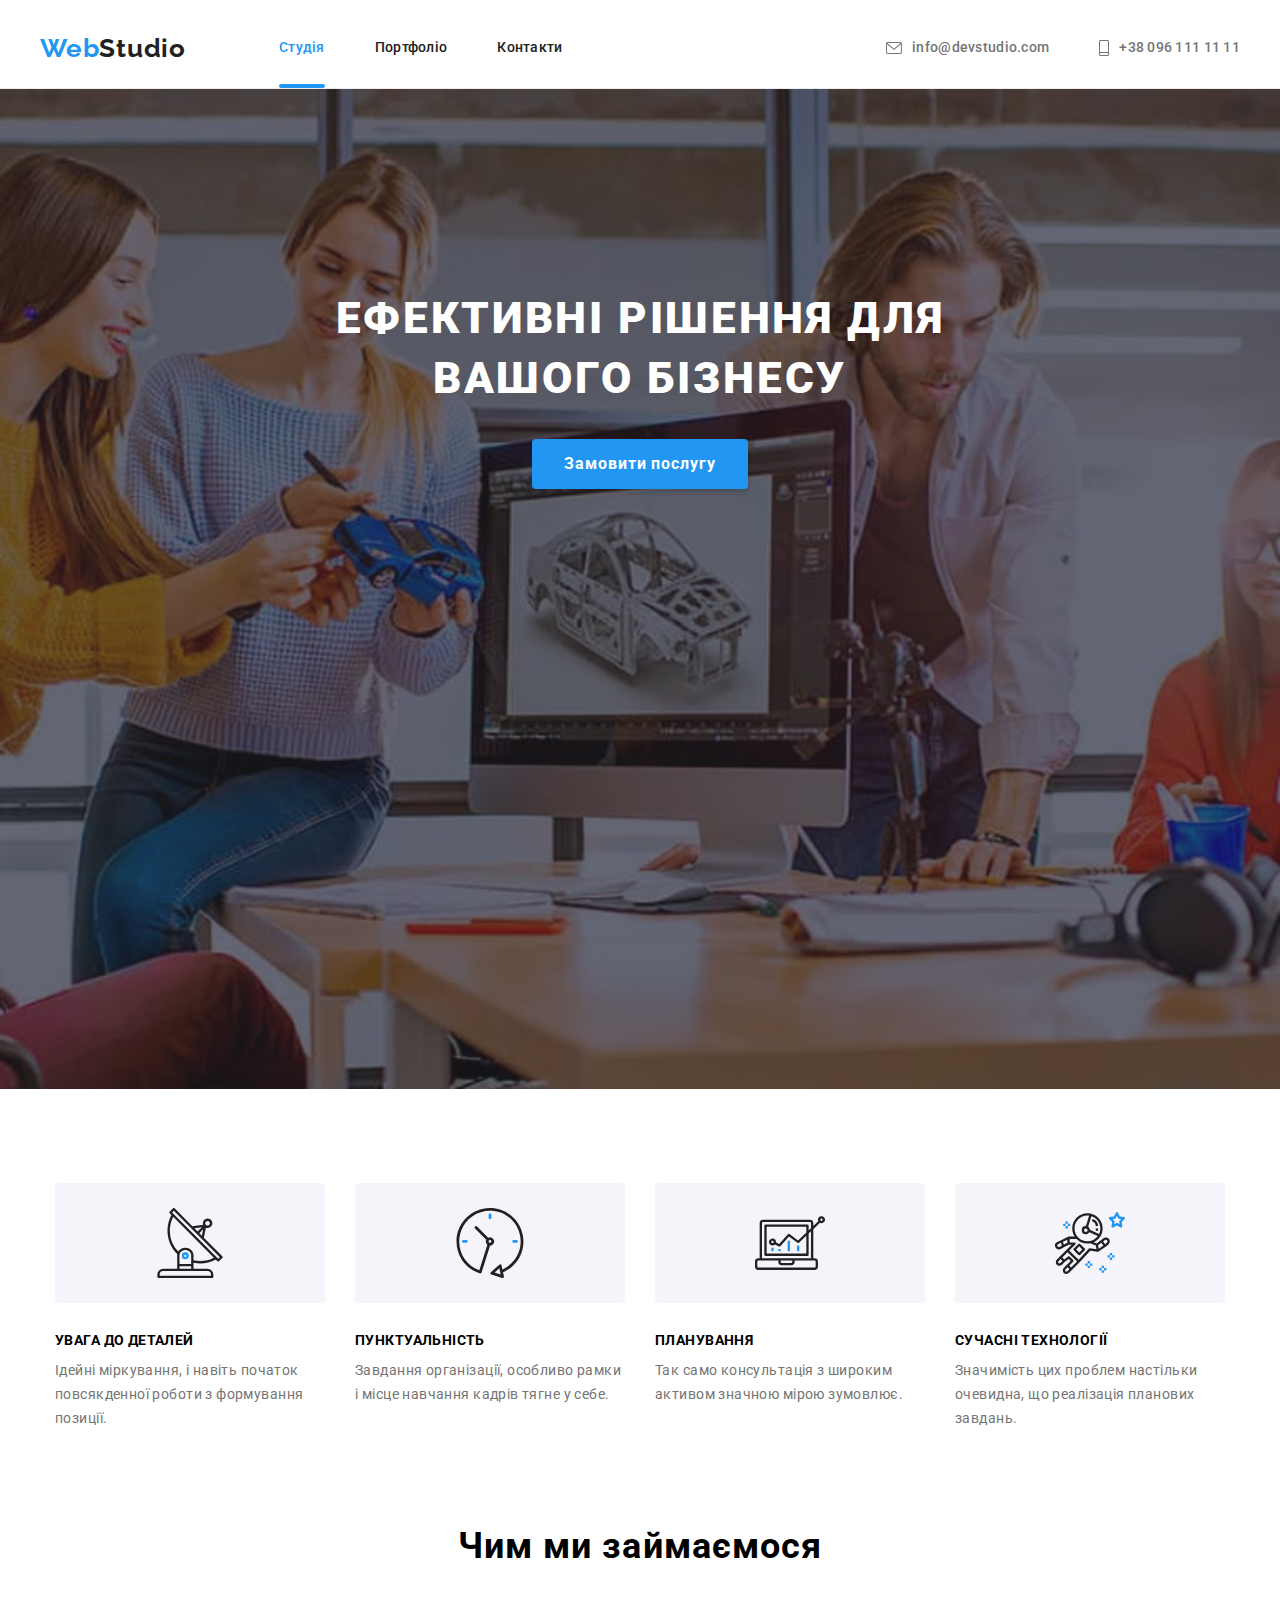
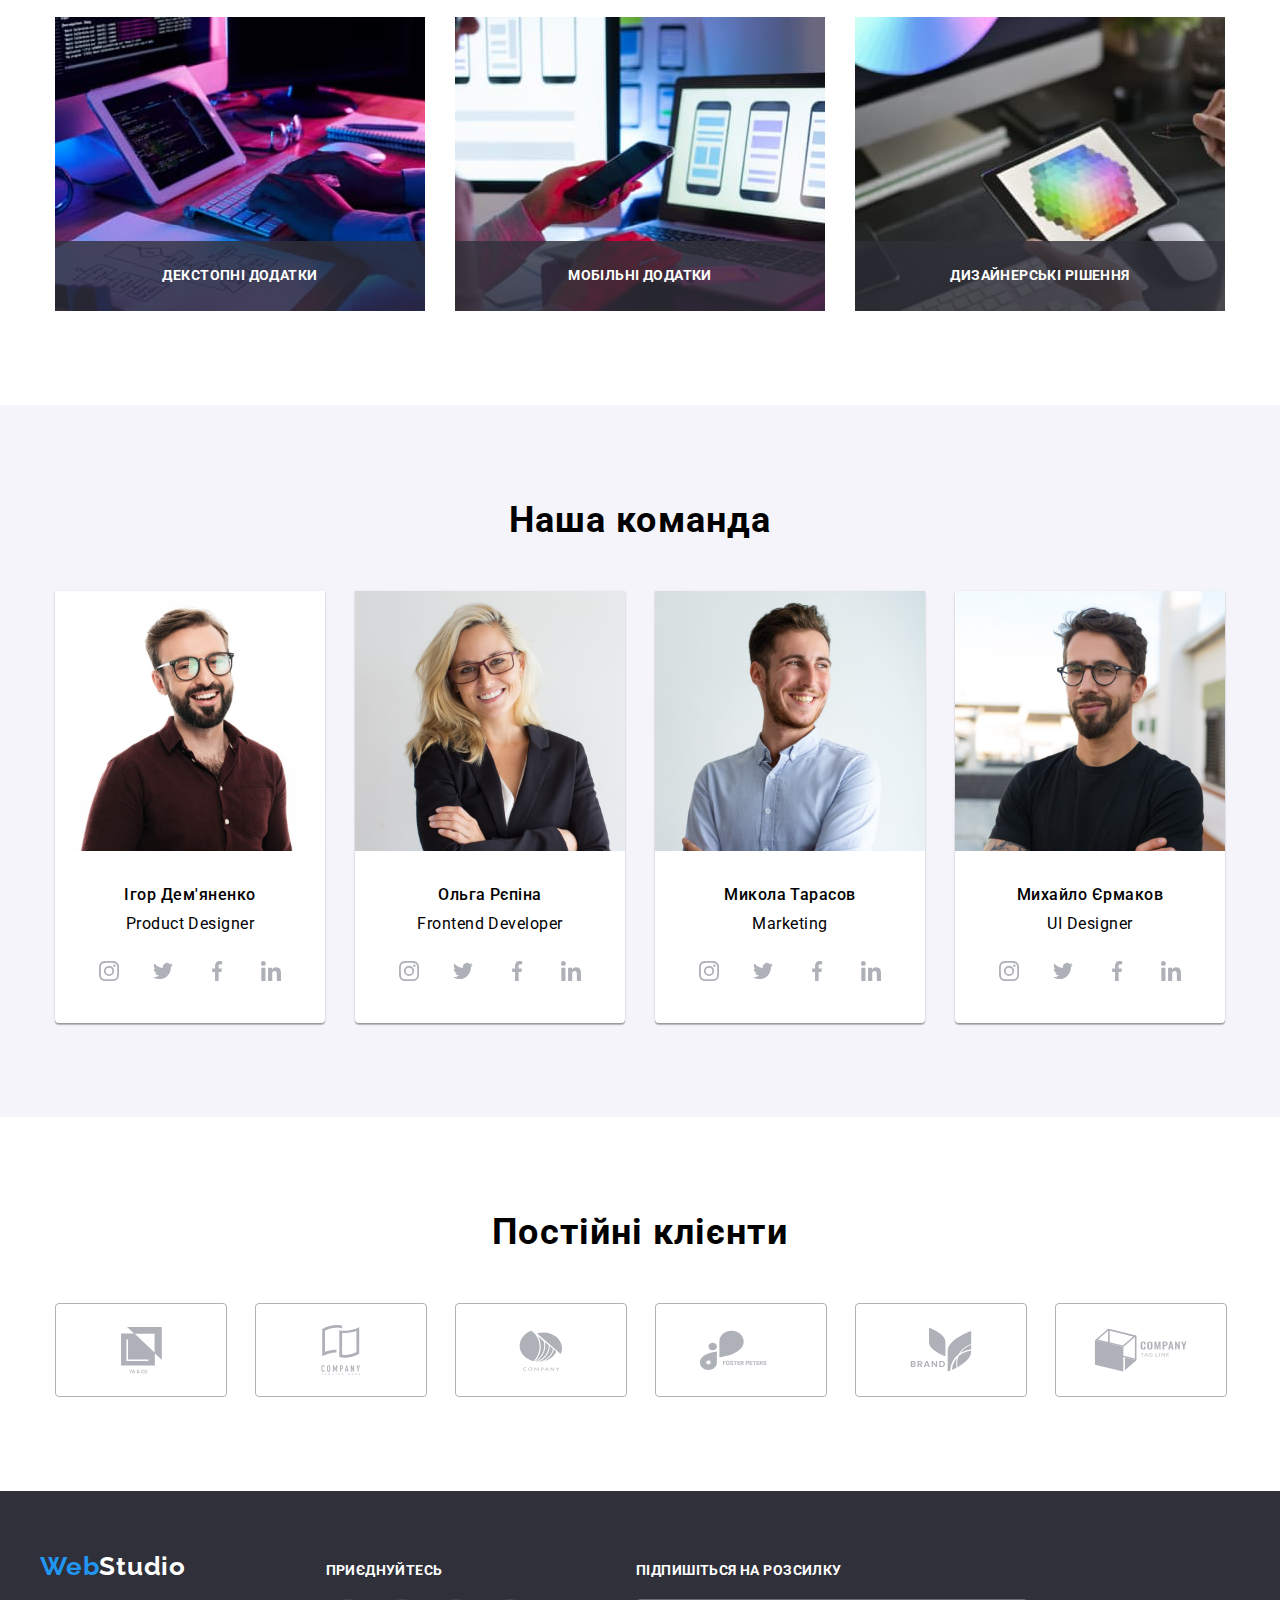
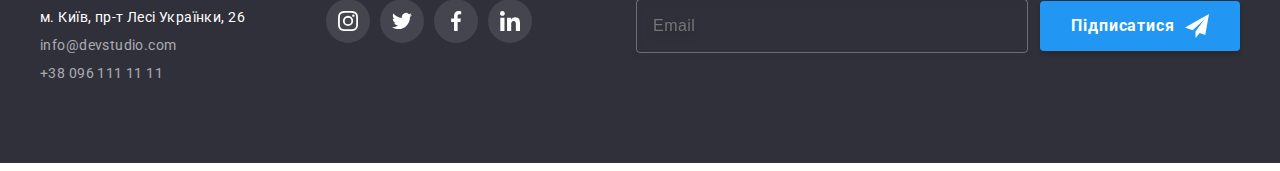
<file: index.html>
<!DOCTYPE html>
<html lang="uk">
  <head>
    <meta charset="UTF-8" />
    <meta http-equiv="X-UA-Compatible" content="IE=edge" />
    <meta name="viewport" content="width=device-width, initial-scale=1.0" />
    <title>WebStudio</title>
    <link rel="preconnect" href="https://fonts.googleapis.com" />
    <link rel="preconnect" href="https://fonts.gstatic.com" crossorigin />
    <link
      href="https://fonts.googleapis.com/css2?family=Raleway:wght@700&family=Roboto:wght@400;500;700;900&display=swap"
      rel="stylesheet"
    />
    <link
      rel="stylesheet"
      href="https://cdnjs.cloudflare.com/ajax/libs/modern-normalize/1.1.0/modern-normalize.min.css"
      integrity="sha512-wpPYUAdjBVSE4KJnH1VR1HeZfpl1ub8YT/NKx4PuQ5NmX2tKuGu6U/JRp5y+Y8XG2tV+wKQpNHVUX03MfMFn9Q=="
      crossorigin="anonymous"
      referrerpolicy="no-referrer"
    />
    <link rel="stylesheet" href="./css/styles.css" />
  </head>
  <body>
    <!-- Navigation-->
    <header class="header">
      <div class="header__container">
        <a href="./index.html" class="logo"
          ><span class="logo--accent">Web</span>Studio</a
        >
        <button
          type="button"
          class="menu-toggle js-open-menu"
          data-menu-button
          aria-expanded="false"
        >
          <svg
            class="menu-toggle__icon"
            width="40"
            height="40"
            aria-label="Перемикач мобільного меню"
          >
            <use
              class="menu-button__open"
              href="./images/icons.svg#icon-menu"
            ></use>
          </svg>
        </button>
        <nav>
          <ul class="nav">
            <li class="nav__item">
              <a href="./index.html" class="nav__link nav__link--current"
                >Студія</a
              >
            </li>
            <li class="nav__item">
              <a href="./portfolio.html" class="nav__link">Портфоліо</a>
            </li>
            <li class="nav__item">
              <a href="#" class="nav__link">Контакти</a>
            </li>
          </ul>
        </nav>
        <ul class="contacts-head">
          <li class="contacts-head__item">
            <a href="mailto:info@devstudio.com" class="contacts-head__link">
              <svg class="contacts-head__icon" width="16" height="12">
                <use href="./images/icons.svg#icon-mail"></use>
              </svg>
              info@devstudio.com
            </a>
          </li>
          <li class="contacts-head__item">
            <a href="tel:+380961111111" class="contacts-head__link">
              <svg class="contacts-head__icon" width="10" height="16">
                <use href="./images/icons.svg#icon-tel"></use>
              </svg>
              +38 096 111 11 11
            </a>
          </li>
        </ul>
      </div>
      <!-- Mobile menu -->
      <div class="menu-container js-menu-container" id="mobile-menu">
        <button class="menu-toggle js-close-menu">
          <svg
            class="menu-toggle__icon"
            width="40"
            height="40"
            aria-label="Перемикач мобільного меню"
          >
            <use
              class="menu-button__cross"
              href="./images/icons.svg#icon-close_menu"
            ></use>
          </svg>
        </button>
        <ul class="mobile-menu">
          <li class="mobile-menu__item">
            <a
              href="./index.html"
              class="mobile-menu__link mobile-menu__link--current"
              >Студія</a
            >
          </li>
          <li class="mobile-menu__item">
            <a href="./portfolio.html" class="mobile-menu__link">Портфоліо</a>
          </li>
          <li class="mobile-menu__item">
            <a href="#" class="mobile-menu__link">Контакти</a>
          </li>
        </ul>
        <ul class="contacts-menu">
          <li class="contacts-menu__item">
            <a href="tel:+380961111111" class="contacts-menu__tel">
              +38 096 111 11 11
            </a>
          </li>
          <li class="contacts-menu__item">
            <a href="mailto:info@devstudio.com" class="contacts-menu__mail">
              info@devstudio.com
            </a>
          </li>
        </ul>
        <ul class="social-menu">
          <li class="social-menu__item">
            <a href="#" class="social-menu__link">Instagram</a>
          </li>
          <li class="social-menu__item">
            <a href="#" class="social-menu__link">Twitter</a>
          </li>
          <li class="social-menu__item">
            <a href="#" class="social-menu__link">Facebook</a>
          </li>
          <li class="social-menu__item">
            <a href="#" class="social-menu__link">LinkedIn</a>
          </li>
        </ul>
      </div>
    </header>
    <main>
      <!-- Шапка -->
      <section class="hero">
        <h1 class="hero__title">Ефективні рішення для вашого бізнесу</h1>
        <button type="button" class="hero__button" data-modal-open>
          Замовити послугу
        </button>
      </section>
      <!-- Наші плюси -->
      <section class="benefits">
        <h2 class="visually-hidden">Переваги</h2>
        <ul class="benefits__list">
          <li class="benefits__item">
            <div class="benefits__icons-container">
              <svg class="benefits__icon">
                <use href="./images/icons.svg#icon-antenna"></use>
              </svg>
            </div>
            <h3 class="benefits__title">Увага до деталей</h3>
            <p class="benefits__text">
              Ідейні міркування, і навіть початок повсякденної роботи з
              формування позиції.
            </p>
          </li>
          <li class="benefits__item">
            <div class="benefits__icons-container">
              <svg class="benefits__icon">
                <use href="./images/icons.svg#icon-clock"></use>
              </svg>
            </div>
            <h3 class="benefits__title">Пунктуальність</h3>
            <p class="benefits__text">
              Завдання організації, особливо рамки і місце навчання кадрів тягне
              у себе.
            </p>
          </li>
          <li class="benefits__item">
            <div class="benefits__icons-container">
              <svg class="benefits__icon">
                <use href="./images/icons.svg#icon-diagram"></use>
              </svg>
            </div>
            <h3 class="benefits__title">Планування</h3>
            <p class="benefits__text">
              Так само консультація з широким активом значною мірою зумовлює.
            </p>
          </li>
          <li class="benefits__item">
            <div class="benefits__icons-container">
              <svg class="benefits__icon">
                <use href="./images/icons.svg#icon-astronaut"></use>
              </svg>
            </div>
            <h3 class="benefits__title">Сучасні технології</h3>
            <p class="benefits__text">
              Значимість цих проблем настільки очевидна, що реалізація планових
              завдань.
            </p>
          </li>
        </ul>
      </section>
      <!--Чим займаємось-->
      <section class="services">
        <h2 class="services__title">Чим ми займаємося</h2>
        <ul class="services__list">
          <li class="services__item">
            <img
              srcset="./images/dekstop.jpg 1x, ./images/dekstop@2x.jpg 2x"
              src="./images/dekstop.jpg"
              alt="Веб-сайти"
              class="services__img"
            />
            <p class="services__text">Декстопні додатки</p>
          </li>
          <li class="services__item">
            <img
              srcset="./images/mob-app.jpg 1x, ./images/mob-app.jpg@2x.jpg 2x"
              src="./images/mob-app.jpg"
              alt="Мобільні додатки"
              class="services__img"
            />
            <p class="services__text">Мобільні додатки</p>
          </li>
          <li class="services__item">
            <img
              srcset="
                ./images/web-design.jpg        1x,
                ./images/web-design.jpg@2x.jpg 2x
              "
              src="./images/web-design.jpg"
              alt="Дизайн"
              class="services__img"
            />
            <p class="services__text">Дизайнерські рішення</p>
          </li>
        </ul>
      </section>
      <!-- Команда-->
      <section class="team">
        <h2 class="team__title">Наша команда</h2>
        <ul class="team__list">
          <li class="team__item">
            <picture>
              <source
                srcset="
                  ./images/demyanenko.jpg    1x,
                  ./images/demyanenko@2x.jpg 2x
                "
                media="(min-width: 1200px)"
              />

              <source
                srcset="
                  ./images/demyanenko-tablet.jpg    1x,
                  ./images/demyanenko-tablet@2x.jpg 2x
                "
                media="(min-width: 768px)"
              />

              <img
                srcset="
                  ./images/demyanenko-mobile.jpg    1x,
                  ./images/demyanenko-mobile@2x.jpg 2x
                "
                src="./images/demyanenko-mobile.jpg"
                alt="Ігор Демяненко"
                class="team__img"
              />
            </picture>

            <h3 class="team__name">Ігор Дем'яненко</h3>
            <p lang="en" class="team__direct">Product Designer</p>

            <ul class="icons">
              <li class="icons__list">
                <a href="#" class="icons__link">
                  <svg class="icons__svg">
                    <use href="./images/icons.svg#icon-instagram"></use>
                  </svg>
                </a>
              </li>
              <li class="icons__list">
                <a href="#" class="icons__link">
                  <svg class="icons__svg">
                    <use href="./images/icons.svg#icon-twitter"></use>
                  </svg>
                </a>
              </li>
              <li class="icons__list">
                <a href="#" class="icons__link">
                  <svg class="icons__svg">
                    <use href="./images/icons.svg#icon-facebook"></use>
                  </svg>
                </a>
              </li>
              <li class="icons__list">
                <a href="#" class="icons__link">
                  <svg class="icons__svg">
                    <use href="./images/icons.svg#icon-linkedin"></use>
                  </svg>
                </a>
              </li>
            </ul>
          </li>
          <li class="team__item">
            <picture>
              <source
                srcset="./images/repina.jpg 1x, ./images/repina@2x.jpg 2x"
                media="(min-width: 1200px)"
              />
              <source
                srcset="
                  ./images/repina-tablet.jpg    1x,
                  ./images/repina-tablet@2x.jpg 2x
                "
                media="(min-width: 768px)"
              />
              <img
                srcset="
                  ./images/repina-mobile.jpg    1x,
                  ./images/repina-mobile@2x.jpg 2x
                "
                src="./images/repina-mobile.jpg"
                alt="Ольга Репіна"
                class="team__img"
              />
            </picture>
            <h3 class="team__name">Ольга Рєпіна</h3>
            <p lang="en" class="team__direct">Frontend Developer</p>
            <ul class="icons">
              <li class="icons__list">
                <a href="" class="icons__link">
                  <svg class="icons__svg">
                    <use href="./images/icons.svg#icon-instagram"></use>
                  </svg>
                </a>
              </li>
              <li class="icons__list">
                <a href="#" class="icons__link">
                  <svg class="icons__svg">
                    <use href="./images/icons.svg#icon-twitter"></use>
                  </svg>
                </a>
              </li>
              <li class="icons__list">
                <a href="#" class="icons__link">
                  <svg class="icons__svg">
                    <use href="./images/icons.svg#icon-facebook"></use>
                  </svg>
                </a>
              </li>
              <li class="icons__list">
                <a href="#" class="icons__link">
                  <svg class="icons__svg">
                    <use href="./images/icons.svg#icon-linkedin"></use>
                  </svg>
                </a>
              </li>
            </ul>
          </li>
          <li class="team__item">
            <picture>
              <source
                srcset="./images/tarasov.jpg 1x, ./images/tarasov@2x.jpg 2x"
                media="(min-width: 1200px)"
              />
              <source
                srcset="
                  ./images/tarasov-tablet.jpg    1x,
                  ./images/tarasov-tablet@2x.jpg 2x
                "
                media="(min-width: 768px)"
              />
              <img
                srcset="
                  ./images/tarasov-mobile.jpg    1x,
                  ./images/tarasov-mobile@2x.jpg 2x
                "
                src="./images/tarasov-mobile.jpg"
                alt="Микола Тарасов"
                class="team__img"
              />
            </picture>
            <h3 class="team__name">Микола Тарасов</h3>
            <p lang="en" class="team__direct">Marketing</p>
            <ul class="icons">
              <li class="icons__list">
                <a href="#" class="icons__link">
                  <svg class="icons__svg">
                    <use href="./images/icons.svg#icon-instagram"></use>
                  </svg>
                </a>
              </li>
              <li class="icons__list">
                <a href="#" class="icons__link">
                  <svg class="icons__svg">
                    <use href="./images/icons.svg#icon-twitter"></use>
                  </svg>
                </a>
              </li>
              <li class="icons__list">
                <a href="#" class="icons__link">
                  <svg class="icons__svg">
                    <use href="./images/icons.svg#icon-facebook"></use>
                  </svg>
                </a>
              </li>
              <li class="icons__list">
                <a href="#" class="icons__link">
                  <svg class="icons__svg">
                    <use href="./images/icons.svg#icon-linkedin"></use>
                  </svg>
                </a>
              </li>
            </ul>
          </li>
          <li class="team__item">
            <picture>
              <source
                srcset="./images/yermakov.jpg 1x, ./images/yermakov@2x.jpg 2x"
                media="(min-width: 1200px)"
              />
              <source
                srcset="
                  ./images/yermakov-tablet.jpg    1x,
                  ./images/yermakov-tablet@2x.jpg 2x
                "
                media="(min-width: 768px)"
              />
              <img
                srcset="
                  ./images/yermakov-mobile.jpg    1x,
                  ./images/yermakov-mobile@2x.jpg 2x
                "
                src="./images/yermakov-mobile.jpg"
                alt="Михайло Єрмаков"
                class="team__img"
              />
            </picture>
            <h3 class="team__name">Михайло Єрмаков</h3>
            <p lang="en" class="team__direct">UI Designer</p>
            <ul class="icons">
              <li class="icons__list">
                <a href="#" class="icons__link">
                  <svg class="icons__svg">
                    <use href="./images/icons.svg#icon-instagram"></use>
                  </svg>
                </a>
              </li>
              <li class="icons__list">
                <a href="#" class="icons__link">
                  <svg class="icons__svg">
                    <use href="./images/icons.svg#icon-twitter"></use>
                  </svg>
                </a>
              </li>
              <li class="icons__list">
                <a href="#" class="icons__link">
                  <svg class="icons__svg">
                    <use href="./images/icons.svg#icon-facebook"></use>
                  </svg>
                </a>
              </li>
              <li class="icons__list">
                <a href="#" class="icons__link">
                  <svg class="icons__svg">
                    <use href="./images/icons.svg#icon-linkedin"></use>
                  </svg>
                </a>
              </li>
            </ul>
          </li>
        </ul>
      </section>
      <!-- Постійні клієнти -->
      <section class="clients">
        <h2 class="clients__title">Постійні клієнти</h2>
        <ul class="clients__list">
          <li class="clients__item">
            <a href="#" class="clients__link">
              <svg class="clients__icon" width="41" height="46.7">
                <use href="./images/icons.svg#icon-client1"></use>
              </svg>
            </a>
          </li>
          <li class="clients__item">
            <a href="#" class="clients__link">
              <svg class="clients__icon" width="40" height="50">
                <use href="./images/icons.svg#icon-client2"></use>
              </svg>
            </a>
          </li>
          <li class="clients__item">
            <a href="#" class="clients__link">
              <svg class="clients__icon" width="43.46" height="41.18">
                <use href="./images/icons.svg#icon-client3"></use>
              </svg>
            </a>
          </li>
          <li class="clients__item">
            <a href="#" class="clients__link">
              <svg class="clients__icon" width="84.44" height="40.62">
                <use href="./images/icons.svg#icon-client4"></use>
              </svg>
            </a>
          </li>
          <li class="clients__item">
            <a href="#" class="clients__link">
              <svg class="clients__icon" width="62.54" height="45.43">
                <use href="./images/icons.svg#icon-client5"></use>
              </svg>
            </a>
          </li>
          <li class="clients__item">
            <a href="#" class="clients__link">
              <svg class="clients__icon" width="93.79" height="43.93">
                <use href="./images/icons.svg#icon-client6"></use>
              </svg>
            </a>
          </li>
        </ul>
      </section>
    </main>
    <!-- Footer -->
    <footer class="page-footer">
      <div class="page-footer__container">
        <!-- Контактні дані -->
        <div class="address">
          <a href="./index.html" class="logo logo--footer">
            <span class="logo--accent">Web</span>Studio</a
          >
          <address>
            <ul class="address__list">
              <li>
                <a
                  href="https://goo.gl/maps/XMncbi9ji453G5f37"
                  target="_blank"
                  rel="noopener noreferrer"
                  class="address__link"
                >
                  м. Київ, пр-т Лесі Українки, 26
                </a>
              </li>
              <li>
                <a href="mailto:info@devstudio.com" class="address__item"
                  >info@devstudio.com</a
                >
              </li>
              <li>
                <a href="tel:+380961111111" class="address__item"
                  >+38 096 111 11 11</a
                >
              </li>
            </ul>
          </address>
        </div>
        <!-- Приєднуйтесь -->
        <div class="join">
          <p class="join__text">Приєднуйтесь</p>
          <ul class="icons">
            <li class="icons__list">
              <a href="#" class="icons__link">
                <svg class="icons__svg">
                  <use href="./images/icons.svg#icon-instagram"></use>
                </svg>
              </a>
            </li>
            <li class="icons__list">
              <a href="#" class="icons__link">
                <svg class="icons__svg">
                  <use href="./images/icons.svg#icon-twitter"></use>
                </svg>
              </a>
            </li>
            <li class="icons__list">
              <a href="#" class="icons__link">
                <svg class="icons__svg">
                  <use href="./images/icons.svg#icon-facebook"></use>
                </svg>
              </a>
            </li>
            <li class="icons__list">
              <a href="#" class="icons__link">
                <svg class="icons__svg">
                  <use href="./images/icons.svg#icon-linkedin"></use>
                </svg>
              </a>
            </li>
          </ul>
        </div>
        <!-- Підпишіться на розсилку -->
        <div class="subscription">
          <p class="subscription__text">Підпишіться на розсилку</p>
          <form class="subscription__form">
            <input
              class="subscription__input"
              name="user-email"
              type="email"
              placeholder="Email"
            />
            <button class="subscription__button" type="submit">
              Підписатися
              <svg class="subscription__icon">
                <use href="./images/icons.svg#icon-send"></use>
              </svg>
            </button>
          </form>
        </div>
      </div>
    </footer>

    <!-- Модальне вікно -->
    <div class="backdrop backdrop--hidden" data-modal>
      <div class="modal">
        <button
          class="close"
          aria-label="Кнопка закриття модального вікна"
          data-modal-close
        >
          <svg class="close__icon">
            <use href="./images/icons.svg#icon-close"></use>
          </svg>
        </button>

        <form class="form">
          <b class="form__title">Залиште свої дані, ми вам передзвонимо</b>
          <div class="form__field">
            <label for="name" class="form__label">Ім'я</label>
            <input class="form__input" type="text" name="user-name" id="name" />
            <svg class="form__icon">
              <use href="./images/icons.svg#icon-person"></use>
            </svg>
          </div>
          <div class="form__field">
            <label for="tel" class="form__label">Телефон</label>
            <input
              class="form__input"
              type="tel"
              name="user-tel"
              id="tel"
              autocomplete="off"
            />
            <svg class="form__icon">
              <use href="./images/icons.svg#icon-phone"></use>
            </svg>
          </div>
          <div class="form__field">
            <label for="email" class="form__label">Пошта</label>
            <input
              class="form__input"
              type="email"
              name="user-email"
              id="email"
            />
            <svg class="form__icon">
              <use href="./images/icons.svg#icon-email"></use>
            </svg>
          </div>
          <div class="form__comment">
            <label for="comment" class="form__label">Коментар</label>
            <textarea
              class="form__textarea"
              name="comment"
              id="comment"
              rows="10"
              placeholder="Введіть текст"
            ></textarea>
          </div>
          <div class="checkbox">
            <label for="checkbox" class="checkbox__label">
              <input
                type="checkbox"
                name="conditions"
                class="checkbox__input"
                id="checkbox"
              />
              <svg tabindex="0" class="checkbox__icon">
                <use href="./images/icons.svg#icon-check"></use>
              </svg>
              Погоджуюся з розсилкою та приймаю
              <a href="" class="checkbox__link">Умови договору</a>
            </label>
          </div>
          <button type="submit" class="form__button">Відправити</button>
        </form>
      </div>
    </div>
    <script src="./js/modal.js"></script>
    <script src="./js/mobile-menu.js"></script>
  </body>
</html>
</file>
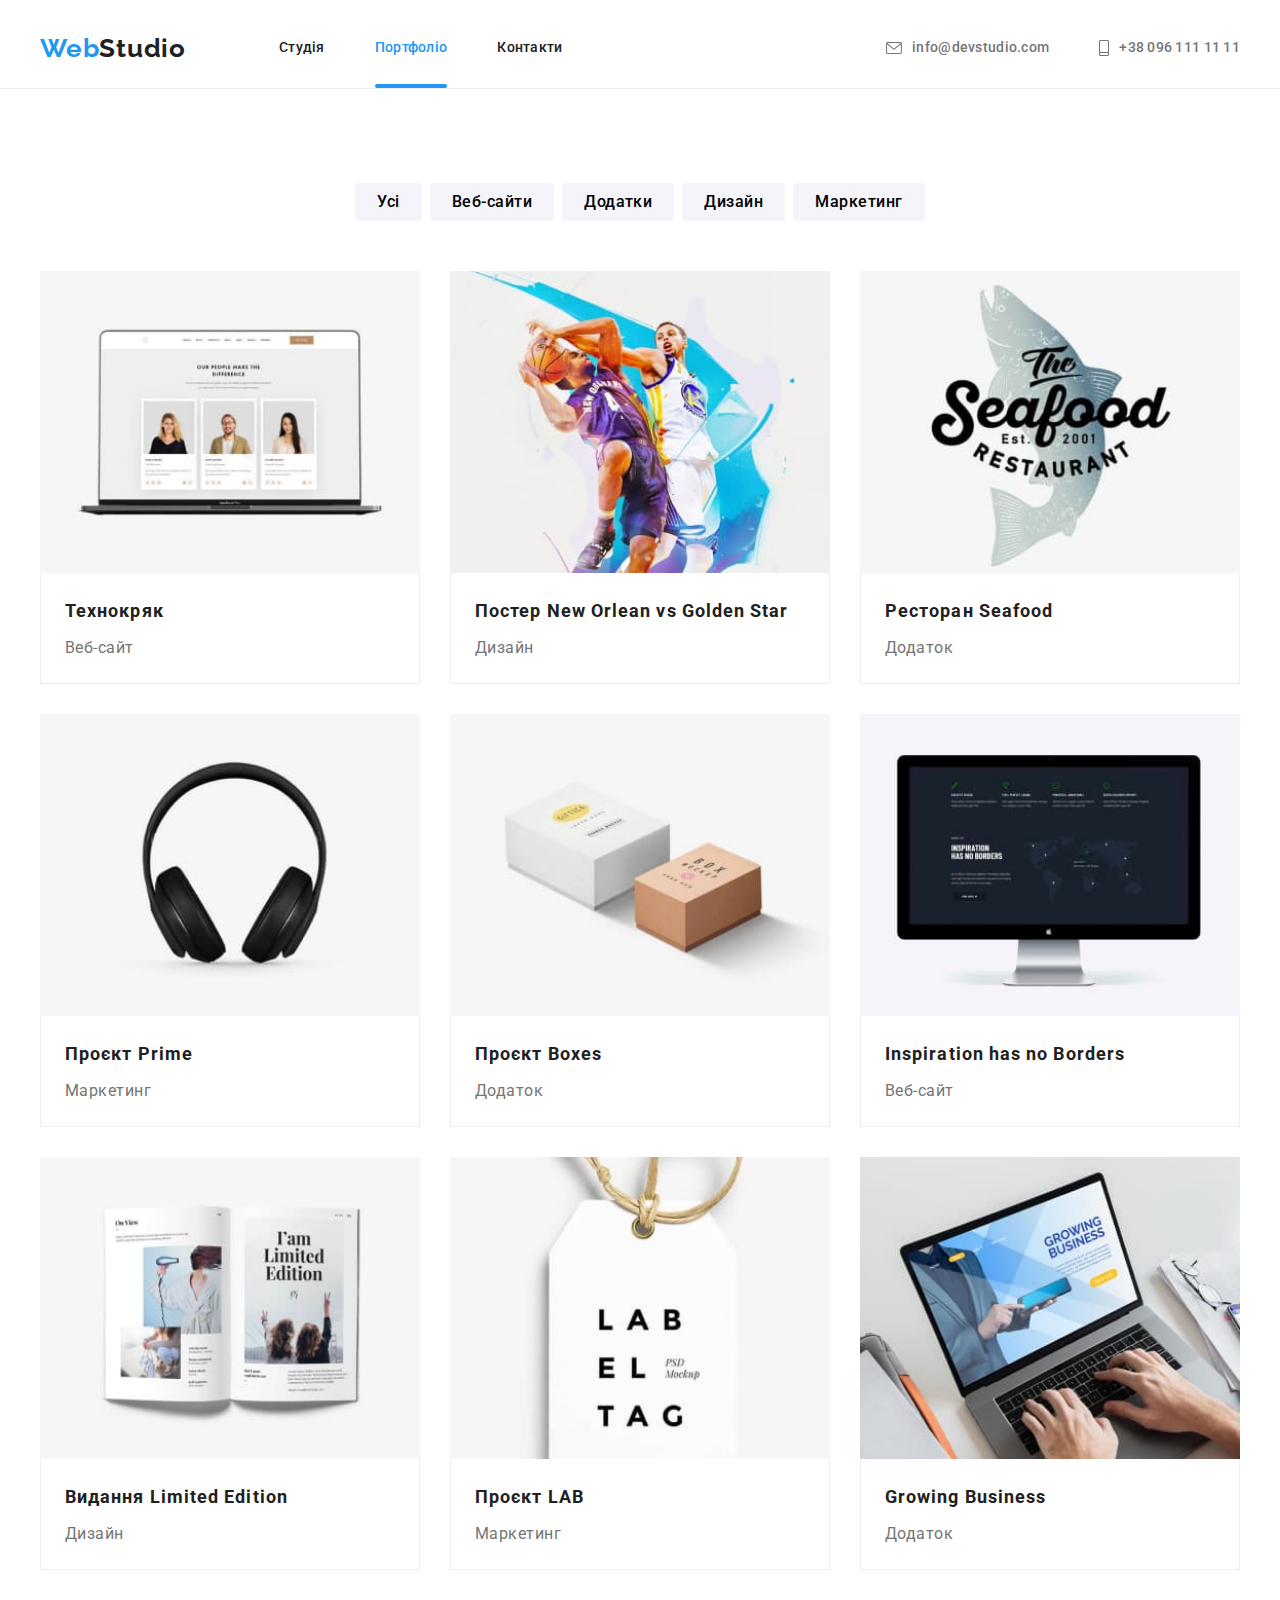
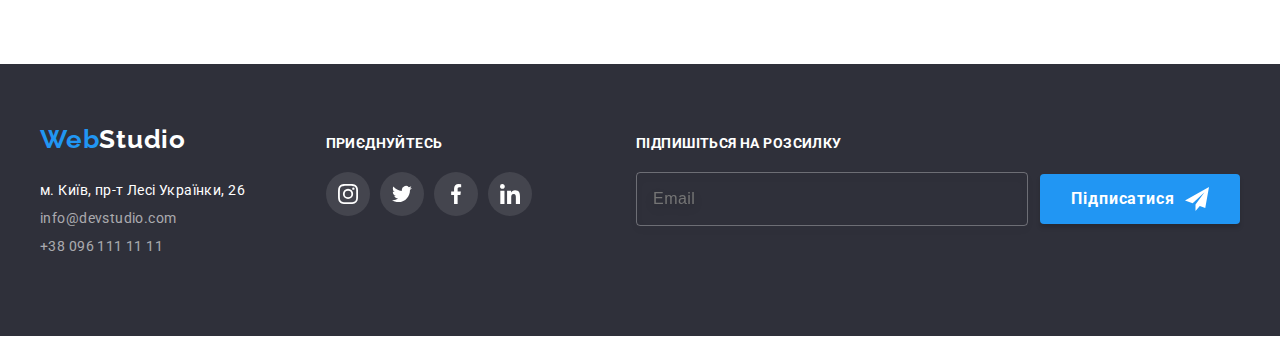
<file: portfolio.html>
<!DOCTYPE html>
<html lang="uk">
  <head>
    <meta charset="UTF-8" />
    <meta http-equiv="X-UA-Compatible" content="IE=edge" />
    <meta name="viewport" content="width=device-width, initial-scale=1.0" />
    <title>WebStudio</title>
    <link rel="preconnect" href="https://fonts.googleapis.com" />
    <link rel="preconnect" href="https://fonts.gstatic.com" crossorigin />
    <link
      href="https://fonts.googleapis.com/css2?family=Raleway:wght@700&family=Roboto:wght@400;500;700;900&display=swap"
      rel="stylesheet"
    />
    <link
      rel="stylesheet"
      href="https://cdnjs.cloudflare.com/ajax/libs/modern-normalize/1.1.0/modern-normalize.min.css"
      integrity="sha512-wpPYUAdjBVSE4KJnH1VR1HeZfpl1ub8YT/NKx4PuQ5NmX2tKuGu6U/JRp5y+Y8XG2tV+wKQpNHVUX03MfMFn9Q=="
      crossorigin="anonymous"
      referrerpolicy="no-referrer"
    />
    <link rel="stylesheet" href="./css/styles.css" />
  </head>
  <body>
    <!-- Navigation-->
    <header class="header">
      <div class="header__container">
        <a href="./index.html" class="logo"
          ><span class="logo--accent">Web</span>Studio</a
        >
        <button
          type="button"
          class="menu-toggle js-open-menu"
          data-menu-button
          aria-expanded="false"
        >
          <!-- class="menu-button is-open" -->
          <svg
            class="menu-toggle__icon"
            width="40"
            height="40"
            aria-label="Перемикач мобільного меню"
          >
            <use
              class="menu-button__open"
              href="./images/icons.svg#icon-menu"
            ></use>
          </svg>
        </button>
        <nav>
          <ul class="nav">
            <li class="nav__item">
              <a href="./index.html" class="nav__link">Студія</a>
            </li>
            <li class="nav__item">
              <a href="./portfolio.html" class="nav__link nav__link--current"
                >Портфоліо</a
              >
            </li>
            <li class="nav__item">
              <a href="#" class="nav__link">Контакти</a>
            </li>
          </ul>
        </nav>
        <ul class="contacts-head">
          <li class="contacts-head__item">
            <a href="mailto:info@devstudio.com" class="contacts-head__link">
              <svg class="contacts-head__icon" width="16" height="12">
                <use href="./images/icons.svg#icon-mail"></use>
              </svg>
              info@devstudio.com
            </a>
          </li>
          <li class="contacts-head__item">
            <a href="tel:+380961111111" class="contacts-head__link">
              <svg class="contacts-head__icon" width="10" height="16">
                <use href="./images/icons.svg#icon-tel"></use>
              </svg>
              +38 096 111 11 11
            </a>
          </li>
        </ul>
      </div>
      <!-- Mobile menu -->
      <div class="menu-container js-menu-container" id="mobile-menu">
        <button class="menu-toggle js-close-menu">
          <svg
            class="menu-toggle__icon"
            width="40"
            height="40"
            aria-label="Перемикач мобільного меню"
          >
            <use
              class="menu-button__cross"
              href="./images/icons.svg#icon-close_menu"
            ></use>
          </svg>
        </button>
        <ul class="mobile-menu">
          <li class="mobile-menu__item">
            <a href="./index.html" class="mobile-menu__link">Студія</a>
          </li>
          <li class="mobile-menu__item">
            <a
              href="./portfolio.html"
              class="mobile-menu__link mobile-menu__link--current"
              >Портфоліо</a
            >
          </li>
          <li class="mobile-menu__item">
            <a href="#" class="mobile-menu__link">Контакти</a>
          </li>
        </ul>
        <ul class="contacts-menu">
          <li class="contacts-menu__item">
            <a href="tel:+380961111111" class="contacts-menu__tel">
              +38 096 111 11 11
            </a>
          </li>
          <li class="contacts-menu__item">
            <a href="mailto:info@devstudio.com" class="contacts-menu__mail">
              info@devstudio.com
            </a>
          </li>
        </ul>
        <ul class="social-menu">
          <li class="social-menu__item">
            <a href="#" class="social-menu__link">Instagram</a>
          </li>
          <li class="social-menu__item">
            <a href="#" class="social-menu__link">Twitter</a>
          </li>
          <li class="social-menu__item">
            <a href="#" class="social-menu__link">Facebook</a>
          </li>
          <li class="social-menu__item">
            <a href="#" class="social-menu__link">LinkedIn</a>
          </li>
        </ul>
      </div>
    </header>
    <main>
      <section class="projects-section">
        <div class="filter">
          <h1 class="visually-hidden">Наші проєкти</h1>
          <ul class="filter__list">
            <li class="filter__item">
              <button type="button" class="filter__button">Усі</button>
            </li>
            <li class="filter__item">
              <button type="button" class="filter__button">Веб-сайти</button>
            </li>
            <li class="filter__item">
              <button type="button" class="filter__button">Додатки</button>
            </li>
            <li class="filter__item">
              <button type="button" class="filter__button">Дизайн</button>
            </li>
            <li class="filter__item">
              <button type="button" class="filter__button">Маркетинг</button>
            </li>
          </ul>
        </div>
        <div class="projects">
          <ul class="projects__list">
            <li class="projects__item">
              <a href="#" class="projects__link">
                <div class="projects__thumb">
                  <picture>
                    <source
                      srcset="
                        ./images/technokryak.jpg    1x,
                        ./images/technokryak@2x.jpg 2x
                      "
                      media="(min-width: 1200px)"
                    />
                    <source
                      srcset="
                        ./images/technokryak-tablet.jpg    1x,
                        ./images/technokryak-tablet@2x.jpg 2x
                      "
                      media="(min-width: 768px)"
                    />
                    <img
                      srcset="
                        ./images/technokryak-mobile.jpg    1x,
                        ./images/technokryak-mobile@2x.jpg 2x
                      "
                      src="./images/technokryak-mobile.jpg"
                      alt="Технокряк"
                      class="projects__img"
                    />
                  </picture>
                  <p class="projects__overlay">
                    Ресурс пропонує комплексні пропозиції з різним рівнем
                    функціоналу та сервісів. Все це дозволить відвідувачу
                    отримати вичерпні відомості про компанію чи приватну особу.
                  </p>
                </div>
                <div class="projects__border">
                  <h2 class="projects__title">Технокряк</h2>
                  <p class="projects__text">Веб-сайт</p>
                </div>
              </a>
            </li>
            <li class="projects__item">
              <a href="#" class="projects__link">
                <div class="projects__thumb">
                  <picture>
                    <source
                      srcset="
                        ./images/new-orlean.jpg    1x,
                        ./images/new-orlean@2x.jpg 2x
                      "
                      media="(min-width: 1200px)"
                    />

                    <source
                      srcset="
                        ./images/new-orlean-tablet.jpg    1x,
                        ./images/new-orlean-tablet@2x.jpg 2x
                      "
                      media="(min-width: 768px)"
                    />

                    <img
                      srcset="
                        ./images/new-orlean-mobile.jpg    1x,
                        ./images/new-orlean-mobile@2x.jpg 2x
                      "
                      src="./images/new-orlean-mobile.jpg"
                      alt="New Orlean vs Golden Star"
                      class="projects__img"
                    />
                  </picture>
                  <p class="projects__overlay">
                    Ресурс пропонує комплексні пропозиції з різним рівнем
                    функціоналу та сервісів. Все це дозволить відвідувачу
                    отримати вичерпні відомості про компанію чи приватну особу.
                  </p>
                </div>
                <div class="projects__border">
                  <h2 class="projects__title">
                    Постер New Orlean vs Golden Star
                  </h2>
                  <p class="projects__text">Дизайн</p>
                </div>
              </a>
            </li>
            <li class="projects__item">
              <a href="#" class="projects__link">
                <div class="projects__thumb">
                  <picture>
                    <source
                      srcset="
                        ./images/seafood.jpg    1x,
                        ./images/seafood@2x.jpg 2x
                      "
                      media="(min-width: 1200px)"
                    />

                    <source
                      srcset="
                        ./images/seafood-tablet.jpg    1x,
                        ./images/seafood-tablet@2x.jpg 2x
                      "
                      media="(min-width: 768px)"
                    />

                    <img
                      srcset="
                        ./images/seafood-mobile.jpg    1x,
                        ./images/seafood-mobile@2x.jpg 2x
                      "
                      src="./images/seafood-mobile.jpg"
                      alt="Ресторан Seafood"
                      class="projects__img"
                    />
                  </picture>
                  <p class="projects__overlay">
                    Ресурс пропонує комплексні пропозиції з різним рівнем
                    функціоналу та сервісів. Все це дозволить відвідувачу
                    отримати вичерпні відомості про компанію чи приватну особу.
                  </p>
                </div>
                <div class="projects__border">
                  <h2 class="projects__title">Ресторан Seafood</h2>
                  <p class="projects__text">Додаток</p>
                </div>
              </a>
            </li>
            <li class="projects__item">
              <a href="#" class="projects__link">
                <div class="projects__thumb">
                  <picture>
                    <source
                      srcset="./images/prime.jpg 1x, ./images/prime@2x.jpg 2x"
                      media="(min-width: 1200px)"
                    />
                    <source
                      srcset="
                        ./images/prime-tablet.jpg    1x,
                        ./images/prime-tablet@2x.jpg 2x
                      "
                      media="(min-width: 768px)"
                    />
                    <img
                      srcset="
                        ./images/prime-mobile.jpg    1x,
                        ./images/prime-mobile@2x.jpg 2x
                      "
                      src="./images/prime-mobile.jpg"
                      alt="Проєкт Prime"
                      class="projects__img"
                    />
                  </picture>
                  <p class="projects__overlay">
                    Ресурс пропонує комплексні пропозиції з різним рівнем
                    функціоналу та сервісів. Все це дозволить відвідувачу
                    отримати вичерпні відомості про компанію чи приватну особу.
                  </p>
                </div>
                <div class="projects__border">
                  <h2 class="projects__title">Проєкт Prime</h2>
                  <p class="projects__text">Маркетинг</p>
                </div>
              </a>
            </li>
            <li class="projects__item">
              <a href="#" class="projects__link">
                <div class="projects__thumb">
                  <picture>
                    <source
                      srcset="./images/boxes.jpg 1x, ./images/boxes@2x.jpg 2x"
                      media="(min-width: 1200px)"
                    />

                    <source
                      srcset="
                        ./images/boxes-tablet.jpg    1x,
                        ./images/boxes-tablet@2x.jpg 2x
                      "
                      media="(min-width: 768px)"
                    />

                    <img
                      srcset="
                        ./images/boxes-mobile.jpg    1x,
                        ./images/boxes-mobile@2x.jpg 2x
                      "
                      src="./images/boxes-mobile.jpg"
                      alt="Проєкт Boxes"
                      class="projects__img"
                    />
                  </picture>
                  <p class="projects__overlay">
                    Ресурс пропонує комплексні пропозиції з різним рівнем
                    функціоналу та сервісів. Все це дозволить відвідувачу
                    отримати вичерпні відомості про компанію чи приватну особу.
                  </p>
                </div>
                <div class="projects__border">
                  <h2 class="projects__title">Проєкт Boxes</h2>
                  <p class="projects__text">Додаток</p>
                </div>
              </a>
            </li>
            <li class="projects__item">
              <a href="#" class="projects__link">
                <div class="projects__thumb">
                  <picture>
                    <source
                      srcset="
                        ./images/inspiration.jpg    1x,
                        ./images/inspiration@2x.jpg 2x
                      "
                      media="(min-width: 1200px)"
                    />

                    <source
                      srcset="
                        ./images/inspiration-tablet.jpg    1x,
                        ./images/inspiration-tablet@2x.jpg 2x
                      "
                      media="(min-width: 768px)"
                    />

                    <img
                      srcset="
                        ./images/inspiration-mobile.jpg    1x,
                        ./images/inspiration-mobile@2x.jpg 2x
                      "
                      src="./images/inspiration-mobile.jpg"
                      alt="Inspiration has no Borders"
                      class="projects__img"
                    />
                  </picture>
                  <p class="projects__overlay">
                    Ресурс пропонує комплексні пропозиції з різним рівнем
                    функціоналу та сервісів. Все це дозволить відвідувачу
                    отримати вичерпні відомості про компанію чи приватну особу.
                  </p>
                </div>
                <div class="projects__border">
                  <h2 class="projects__title">Inspiration has no Borders</h2>
                  <p class="projects__text">Веб-сайт</p>
                </div>
              </a>
            </li>
            <li class="projects__item">
              <a href="#" class="projects__link">
                <div class="projects__thumb">
                  <picture>
                    <source
                      srcset="
                        ./images/limited-edition.jpg    1x,
                        ./images/limited-edition@2x.jpg 2x
                      "
                      media="(min-width: 1200px)"
                    />

                    <source
                      srcset="
                        ./images/limited-edition-tablet.jpg    1x,
                        ./images/limited-edition-tablet@2x.jpg 2x
                      "
                      media="(min-width: 768px)"
                    />

                    <img
                      srcset="
                        ./images/limited-edition-mobile.jpg    1x,
                        ./images/limited-edition-mobile@2x.jpg 2x
                      "
                      src="./images/limited-edition-mobile.jpg"
                      alt="Видання Limited Edition"
                      class="projects__img"
                    />
                  </picture>
                  <p class="projects__overlay">
                    Ресурс пропонує комплексні пропозиції з різним рівнем
                    функціоналу та сервісів. Все це дозволить відвідувачу
                    отримати вичерпні відомості про компанію чи приватну особу.
                  </p>
                </div>
                <div class="projects__border">
                  <h2 class="projects__title">Видання Limited Edition</h2>
                  <p class="projects__text">Дизайн</p>
                </div>
              </a>
            </li>
            <li class="projects__item">
              <a href="#" class="projects__link">
                <div class="projects__thumb">
                  <picture>
                    <source
                      srcset="./images/lab.jpg 1x, ./images/lab@2x.jpg 2x"
                      media="(min-width: 1200px)"
                    />
                    <source
                      srcset="
                        ./images/lab-tablet.jpg    1x,
                        ./images/lab-tablet@2x.jpg 2x
                      "
                      media="(min-width: 768px)"
                    />
                    <img
                      srcset="
                        ./images/lab-mobile.jpg    1x,
                        ./images/lab-mobile@2x.jpg 2x
                      "
                      src="./images/lab-mobile.jpg"
                      alt="Проєкт LAB"
                      class="projects__img"
                    />
                  </picture>
                  <p class="projects__overlay">
                    Ресурс пропонує комплексні пропозиції з різним рівнем
                    функціоналу та сервісів. Все це дозволить відвідувачу
                    отримати вичерпні відомості про компанію чи приватну особу.
                  </p>
                </div>
                <div class="projects__border">
                  <h2 class="projects__title">Проєкт LAB</h2>
                  <p class="projects__text">Маркетинг</p>
                </div>
              </a>
            </li>
            <li class="projects__item">
              <a href="#" class="projects__link">
                <div class="projects__thumb">
                  <picture>
                    <source
                      srcset="
                        ./images/growing-business.jpg    1x,
                        ./images/growing-business@2x.jpg 2x
                      "
                      media="(min-width: 1200px)"
                    />

                    <source
                      srcset="
                        ./images/growing-business-tablet.jpg    1x,
                        ./images/growing-business-tablet@2x.jpg 2x
                      "
                      media="(min-width: 768px)"
                    />

                    <img
                      srcset="
                        ./images/growing-business-mobile.jpg    1x,
                        ./images/growing-business-mobile@2x.jpg 2x
                      "
                      alt="Growing Business"
                      class="projects__img"
                    />
                  </picture>
                  <p class="projects__overlay">
                    Ресурс пропонує комплексні пропозиції з різним рівнем
                    функціоналу та сервісів. Все це дозволить відвідувачу
                    отримати вичерпні відомості про компанію чи приватну особу.
                  </p>
                </div>
                <div class="projects__border">
                  <h2 class="projects__title">Growing Business</h2>
                  <p class="projects__text">Додаток</p>
                </div>
              </a>
            </li>
          </ul>
        </div>
      </section>
    </main>
    <!-- Footer -->
    <footer class="page-footer">
      <div class="page-footer__container">
        <!-- Контактні дані -->
        <div class="address">
          <a href="./index.html" class="logo logo--footer">
            <span class="logo--accent">Web</span>Studio</a
          >
          <address>
            <ul class="address__list">
              <li>
                <a
                  href="https://goo.gl/maps/XMncbi9ji453G5f37"
                  target="_blank"
                  rel="noopener noreferrer"
                  class="address__link"
                >
                  м. Київ, пр-т Лесі Українки, 26
                </a>
              </li>
              <li>
                <a href="mailto:info@devstudio.com" class="address__item"
                  >info@devstudio.com</a
                >
              </li>
              <li>
                <a href="tel:+380961111111" class="address__item"
                  >+38 096 111 11 11</a
                >
              </li>
            </ul>
          </address>
        </div>
        <!-- Приєднуйтесь -->
        <div class="join">
          <p class="join__text">Приєднуйтесь</p>
          <ul class="icons">
            <li class="icons__list">
              <a href="#" class="icons__link">
                <svg class="icons__svg">
                  <use href="./images/icons.svg#icon-instagram"></use>
                </svg>
              </a>
            </li>
            <li class="icons__list">
              <a href="#" class="icons__link">
                <svg class="icons__svg">
                  <use href="./images/icons.svg#icon-twitter"></use>
                </svg>
              </a>
            </li>
            <li class="icons__list">
              <a href="#" class="icons__link">
                <svg class="icons__svg">
                  <use href="./images/icons.svg#icon-facebook"></use>
                </svg>
              </a>
            </li>
            <li class="icons__list">
              <a href="#" class="icons__link">
                <svg class="icons__svg">
                  <use href="./images/icons.svg#icon-linkedin"></use>
                </svg>
              </a>
            </li>
          </ul>
        </div>
        <!-- Підпишіться на розсилку -->
        <div class="subscription">
          <p class="subscription__text">Підпишіться на розсилку</p>
          <form class="subscription__form">
            <input
              class="subscription__input"
              name="user-email"
              type="email"
              placeholder="Email"
            />
            <button class="subscription__button" type="submit">
              Підписатися
              <svg class="subscription__icon">
                <use href="./images/icons.svg#icon-send"></use>
              </svg>
            </button>
          </form>
        </div>
      </div>
    </footer>
    <script src="./js/mobile-menu.js"></script>
  </body>
</html>
</file>
<file: css/styles.css>
.projects,
.filter,
.page-footer__container,
.clients__list,
.team__list,
.services__list,
.benefits__list,
.header__container {
  padding-left: 15px;
  padding-right: 15px;
  margin: 0 auto;
}
@media screen and (min-width: 480px) {
  .projects,
  .filter,
  .page-footer__container,
  .clients__list,
  .team__list,
  .services__list,
  .benefits__list,
  .header__container {
    max-width: 480px;
  }
}
@media screen and (min-width: 768px) {
  .projects,
  .filter,
  .page-footer__container,
  .clients__list,
  .team__list,
  .services__list,
  .benefits__list,
  .header__container {
    max-width: 768px;
  }
}
@media screen and (min-width: 1200px) {
  .projects,
  .filter,
  .page-footer__container,
  .clients__list,
  .team__list,
  .services__list,
  .benefits__list,
  .header__container {
    display: flex;
    max-width: 1200px;
    align-items: center;
    justify-content: center;
  }
}

.clients__list,
.team__list,
.services__list,
.benefits__list,
.contacts-head,
.nav,
.contacts-menu {
  list-style: none;
}
@media screen and (min-width: 768px) {
  .clients__list,
  .team__list,
  .services__list,
  .benefits__list,
  .contacts-head,
  .nav,
  .contacts-menu {
    display: flex;
    margin-top: 0;
    margin-bottom: 0;
  }
}

.projects-section,
.clients,
.team,
.services,
.benefits {
  padding-top: 60px;
  padding-bottom: 60px;
}
@media screen and (min-width: 1200px) {
  .projects-section,
  .clients,
  .team,
  .services,
  .benefits {
    padding-top: 94px;
    padding-bottom: 94px;
  }
}

.clients__title,
.team__title,
.services__title {
  font-size: 28px;
  line-height: 1.18;
  text-align: center;
  letter-spacing: 0.03em;
  margin-bottom: 30px;
}
@media screen and (min-width: 1200px) {
  .clients__title,
  .team__title,
  .services__title {
    font-size: 36px;
    line-height: 1.17;
    margin-top: 0;
    margin-bottom: 50px;
  }
}

.visually-hidden {
  position: absolute;
  white-space: nowrap;
  width: 1px;
  height: 1px;
  overflow: hidden;
  border: 0;
  padding: 0;
  clip: rect(0 0 0 0);
  -webkit-clip-path: inset(50%);
  clip-path: inset(50%);
  margin: -1px;
}

body {
  margin-left: auto;
  margin-right: auto;
  color: var(--primary-text-color);
  font-family: "Roboto", -apple-system, BlinkMacSystemFont, avenir next, avenir,
    segoe ui, helvetica neue, helvetica, Cantarell, Ubuntu, roboto, noto, arial,
    sans-serif;
}
body.modal-open {
  overflow: hidden;
}
@media screen and (max-width: 767px) {
  body {
    padding-top: 60px;
  }
}

h1,
h2,
h3,
h4,
h5,
h6,
p,
ul {
  margin: 0;
  padding: 0;
}

.header {
  position: fixed;
  z-index: 1;
  top: 0;
  left: 0;
  width: 100%;
  height: 60px;
  border-bottom: 1px solid #ececec;
  background: #ffffff;
}
@media screen and (min-width: 768px) {
  .header {
    position: relative;
    height: 80px;
  }
}
.header__container {
  position: relative;
  display: flex;
  justify-content: space-between;
  align-items: center;
  margin: 10px auto;
}
@media screen and (min-width: 768px) {
  .header__container {
    margin: 0 auto;
  }
}

.logo {
  display: block;
  font-family: Raleway;
  text-decoration: none;
  font-weight: 700;
  font-size: 24px;
  line-height: 1.17;
  letter-spacing: 0.03em;
  color: #212121;
  margin-right: 0;
}
@media screen and (min-width: 768px) {
  .logo {
    margin-right: 88px;
  }
}
@media screen and (min-width: 1200px) {
  .logo {
    margin-right: 93px;
    font-size: 26px;
    line-height: 1.19;
    text-align: right;
  }
}
.logo--accent {
  color: #2196f3;
}
.logo--footer {
  color: #ffffff;
  margin-bottom: 28px;
}
@media screen and (min-width: 768px) {
  .logo--footer {
    margin-left: auto;
    margin-right: auto;
    margin-bottom: 28px;
  }
}
@media screen and (min-width: 1200px) {
  .logo--footer {
    margin-left: 0;
  }
}

.menu-button {
  display: inline-flex;
  margin-right: 0;
  padding: 0;
  border: none;
  background-color: transparent;
  cursor: pointer;
}
@media screen and (min-width: 768px) {
  .menu-button {
    display: none;
  }
}

.menu-toggle {
  min-height: 40px;
  min-width: 40px;
  display: flex;
  align-items: center;
  justify-content: center;
  margin-left: auto;
  padding: 0;
  background-color: transparent;
  cursor: pointer;
  border: none;
  border-radius: 50%;
  outline: none;
}
.menu-toggle:hover,
.menu-toggle:focus {
  color: #2196f3;
}
.menu-toggle__icon {
  fill: currentColor;
}
.menu-container .menu-toggle {
  position: absolute;
  top: 16px;
  right: 16px;
}
@media screen and (min-width: 768px) {
  .menu-toggle {
    display: none;
  }
}

.menu-container {
  position: fixed;
  top: 0;
  left: 0;
  width: 100vw;
  height: 100vh;
  padding: 48px 40px;
  display: flex;
  flex-direction: column;
  background-color: #ffffff;
  z-index: 999;
  overflow-y: scroll;
  transform: translateX(100%);
  transition: transform 250ms cubic-bezier(0.4, 0, 0.2, 1);
}
.menu-container.is-open {
  transform: translateX(0);
}
@media screen and (max-width: 459px) {
  .menu-container {
    padding: 40px 25px;
  }
}
@media screen and (min-width: 768px) {
  .menu-container {
    display: none;
  }
}

.mobile-menu {
  padding: 0;
  margin-bottom: auto;
  list-style: none;
}
.mobile-menu__item {
  margin-bottom: 32px;
}
@media screen and (max-width: 459px) {
  .mobile-menu__item {
    margin-bottom: 16px;
  }
}
.mobile-menu__link {
  display: block;
  color: #212121;
  text-decoration: none;
  font-weight: 500;
  font-size: 40px;
  line-height: 47px;
  letter-spacing: 0.02em;
  color: #212121;
  transition: color 250ms cubic-bezier(0.4, 0, 0.2, 1);
}
@media screen and (max-width: 459px) {
  .mobile-menu__link {
    font-size: 32px;
  }
}
.mobile-menu__link:hover,
.mobile-menu__link:focus {
  color: #2196f3;
}
.mobile-menu__link--current {
  color: #2196f3;
}

.contacts-menu {
  margin-bottom: 32px;
}
.contacts-menu__item {
  margin-bottom: 32px;
}
.contacts-menu__tel {
  font-weight: 500;
  font-size: 24px;
  line-height: 1.18;
  letter-spacing: 0.02em;
  color: #2196f3;
  text-decoration: none;
}
.contacts-menu__tel:hover,
.contacts-menu__tel:focus {
  color: #2196f3;
}
@media screen and (min-width: 459px) {
  .contacts-menu__tel {
    font-size: 34px;
  }
}
.contacts-menu__mail {
  font-weight: 500;
  font-size: 24px;
  line-height: 28px;
  letter-spacing: 0.02em;
  color: #757575;
  text-decoration: none;
}
.contacts-menu__mail:hover,
.contacts-menu__mail:focus {
  color: #2196f3;
}

.social-menu {
  display: flex;
  justify-content: start;
  flex-wrap: wrap;
  list-style: none;
  row-gap: 10px;
}
.social-menu__item {
  border-right: 1px solid rgba(33, 33, 33, 0.2);
  padding-right: 10px;
  margin-right: 10px;
}
.social-menu__item:last-child {
  border: none;
}
.social-menu__item:first-child {
  padding-left: 0;
}
.social-menu__link {
  font-weight: 500;
  font-size: 12px;
  line-height: 1.22;
  letter-spacing: 0.02em;
  color: #2196f3;
  text-decoration: none;
}
@media screen and (min-width: 460px) {
  .social-menu__link {
    font-size: 18px;
  }
}

.nav {
  padding-left: 0;
}
@media screen and (max-width: 767px) {
  .nav {
    display: none;
  }
}
@media screen and (min-width: 768px) {
  .nav__item {
    display: flex;
    position: relative;
    margin-left: 50px;
  }
  .nav__item:first-child {
    margin-left: 0;
  }
}
.nav__link {
  display: block;
  padding-top: 32px;
  padding-bottom: 32px;
  font-weight: 500;
  font-size: 14px;
  line-height: 1.14;
  text-decoration: none;
  letter-spacing: 0.02em;
  color: #212121;
  transition: color 250ms cubic-bezier(0.4, 0, 0.2, 1);
}
.nav__link:hover,
.nav__link:focus {
  color: #2196f3;
}
.nav__link--current {
  color: #2196f3;
}
@media screen and (min-width: 768px) {
  .nav__link--current::after {
    content: "";
    position: absolute;
    bottom: 0;
    right: 0;
    height: 4px;
    width: 100%;
    background: #2196f3;
    border-radius: 2px;
  }
}

.contacts-head {
  margin-left: auto;
  display: flex;
}
@media screen and (max-width: 767px) {
  .contacts-head {
    display: none;
  }
}
@media screen and (min-width: 768px) and (max-width: 1199px) {
  .contacts-head {
    flex-direction: column;
  }
}
@media screen and (min-width: 768px) and (max-width: 1199px) {
  .contacts-head__item {
    margin-bottom: 10px;
  }
  .contacts-head__item:last-child {
    margin-bottom: 0;
  }
}
@media screen and (min-width: 1200px) {
  .contacts-head__item {
    margin-right: 50px;
  }
  .contacts-head__item:last-child {
    margin-right: 0;
  }
}
.contacts-head__link {
  font-weight: 500;
  font-size: 14px;
  line-height: 1.14;
  text-decoration: none;
  color: #757575;
  letter-spacing: 0.02em;
  align-items: center;
}
.contacts-head__link:hover,
.contacts-head__link:focus {
  color: #2196f3;
}
@media screen and (min-width: 1200px) {
  .contacts-head__link {
    display: flex;
    padding-top: 32px;
    padding-bottom: 32px;
  }
}
.contacts-head__icon {
  fill: currentColor;
  margin-right: 10px;
  padding: 0;
  margin-bottom: 0;
}

.hero {
  margin: 0 auto;
  max-width: 480px;
  min-height: 400px;
  padding: 118px 30px;
  background-color: #c4c4c4;
  background-image: linear-gradient(
      to right,
      rgba(47, 48, 58, 0.4),
      rgba(47, 48, 58, 0.4)
    ),
    url("../images/hero-mobile.jpg");
  background-repeat: no-repeat;
  background-size: cover;
  background-position: center;
  text-align: center;
}
@media (min-device-pixel-ratio: 2),
  (-webkit-min-device-pixel-ratio: 2),
  (min-resolution: 192dpi),
  (min-resolution: 2dppx) {
  .hero {
    background-image: linear-gradient(
        to right,
        rgba(47, 48, 58, 0.4),
        rgba(47, 48, 58, 0.4)
      ),
      url("../images/hero-mobile@2x.jpg");
  }
}
@media screen and (min-width: 577px) {
  .hero {
    max-width: 768px;
    padding: 118px 60px;
    background-image: linear-gradient(
        to right,
        rgba(47, 48, 58, 0.4),
        rgba(47, 48, 58, 0.4)
      ),
      url("../images/hero-tablet.jpg");
    background-size: cover;
  }
}
@media screen and (min-width: 577px) and (min-device-pixel-ratio: 2),
  screen and (min-width: 577px) and (-webkit-min-device-pixel-ratio: 2),
  screen and (min-width: 577px) and (min-resolution: 192dpi),
  screen and (min-width: 577px) and (min-resolution: 2dppx) {
  .hero {
    background-image: linear-gradient(
        to right,
        rgba(47, 48, 58, 0.4),
        rgba(47, 48, 58, 0.4)
      ),
      url("../images/hero-tablet@2x.jpg");
  }
}
@media screen and (min-width: 961px) {
  .hero {
    max-width: 1600px;
    min-height: 600px;
    padding: 200px 0;
    background-image: linear-gradient(
        to right,
        rgba(47, 48, 58, 0.4),
        rgba(47, 48, 58, 0.4)
      ),
      url("../images/hero.jpg");
    background-size: cover;
  }
}
@media screen and (min-width: 961px) and (min-device-pixel-ratio: 2),
  screen and (min-width: 961px) and (-webkit-min-device-pixel-ratio: 2),
  screen and (min-width: 961px) and (min-resolution: 192dpi),
  screen and (min-width: 961px) and (min-resolution: 2dppx) {
  .hero {
    background-image: linear-gradient(
        to right,
        rgba(47, 48, 58, 0.4),
        rgba(47, 48, 58, 0.4)
      ),
      url("../images/hero@2x.jpg");
  }
}
.hero__title {
  max-width: 360px;
  margin: 0 auto 30px;
  color: #ffffff;
  text-transform: uppercase;
  font-weight: 900;
  font-size: 26px;
  line-height: 1.62;
  letter-spacing: 0.06em;
}
@media screen and (min-width: 1200px) {
  .hero__title {
    max-width: 696px;
    font-size: 44px;
    line-height: 1.36;
  }
}
.hero__button {
  padding: 10px 32px;
  background-color: #2196f3;
  color: #ffffff;
  font-weight: 700;
  font-size: 16px;
  line-height: 1.88;
  letter-spacing: 0.06em;
  font-family: inherit;
  cursor: pointer;
  box-shadow: 0px 4px 4px rgba(0, 0, 0, 0.15);
  border-radius: 4px;
  border: none;
  transition: background-color 250ms cubic-bezier(0.4, 0, 0.2, 1);
}
.hero__button:hover,
.hero__button:focus {
  background-color: #188ce8;
}

@media screen and (min-width: 1200px) {
  .benefits {
    padding-bottom: 0;
  }
}
.benefits__list {
  display: block;
}
@media screen and (min-width: 768px) {
  .benefits__list {
    display: flex;
    flex-wrap: wrap;
    gap: 30px;
  }
}
@media screen and (min-width: 1200px) {
  .benefits__list {
    align-items: start;
    flex-wrap: nowrap;
  }
}
.benefits__item {
  margin-bottom: 30px;
}
.benefits__item:last-child {
  margin-bottom: 0;
}
@media screen and (min-width: 768px) {
  .benefits__item {
    width: 354px;
    margin-bottom: 0;
  }
}
@media screen and (min-width: 1200px) {
  .benefits__item {
    width: 270px;
  }
}
.benefits__icons-container {
  display: flex;
  background-color: #f5f4fa;
  border-radius: 4px;
  height: 120px;
  margin-bottom: 30px;
}
.benefits__icon {
  margin: auto;
  width: 70px;
  height: 70px;
}
.benefits__title {
  text-align: center;
  margin-top: 0;
  margin-bottom: 10px;
  font-size: 14px;
  line-height: 1.14;
  text-transform: uppercase;
  letter-spacing: 0.03em;
}
@media screen and (min-width: 768px) {
  .benefits__title {
    text-align: left;
  }
}
.benefits__text {
  margin-top: 0;
  margin-bottom: 0;
  color: #757575;
  font-size: 14px;
  line-height: 1.71;
  letter-spacing: 0.03em;
}

@media screen and (max-width: 1199px) {
  .services {
    display: none;
  }
}
.services__item {
  position: relative;
  margin-left: 30px;
}
.services__item:first-child {
  margin-left: 0;
}
.services__img {
  display: block;
}
.services__text {
  position: absolute;
  width: 100%;
  bottom: 0;
  padding-top: 27px;
  padding-bottom: 27px;
  font-weight: 700;
  font-size: 14px;
  line-height: 1.14;
  text-align: center;
  letter-spacing: 0.03em;
  text-transform: uppercase;
  color: #ffffff;
  background-color: rgba(47, 48, 58, 0.8);
}

.team {
  background-color: #f5f4fa;
}
@media screen and (min-width: 768px) {
  .team__list {
    flex-wrap: wrap;
    gap: 30px;
  }
}
@media screen and (min-width: 1200px) {
  .team__list {
    flex-wrap: nowrap;
  }
}
.team__item {
  background: #ffffff;
  box-shadow: 0px 1px 3px rgba(0, 0, 0, 0.12), 0px 1px 1px rgba(0, 0, 0, 0.14),
    0px 2px 1px rgba(0, 0, 0, 0.2);
  border-radius: 0px 0px 4px 4px;
  text-align: center;
  padding-bottom: 30px;
  margin-bottom: 30px;
}
.team__item:last-child {
  margin-bottom: 0;
}
@media screen and (min-width: 768px) {
  .team__item {
    width: 354px;
    margin-bottom: 0;
  }
}
@media screen and (min-width: 1200px) {
  .team__item {
    width: 270px;
  }
}
.team__img {
  width: 100%;
  height: 100%;
  margin-bottom: 30px;
}
@media screen and (min-width: 768px) {
  .team__img {
    height: 374px;
  }
}
@media screen and (min-width: 1200px) {
  .team__img {
    height: 260px;
  }
}
.team__name {
  margin-top: 0;
  margin-bottom: 10px;
  font-weight: 500;
  font-size: 16px;
  line-height: 1.19;
  letter-spacing: 0.03em;
}
.team__direct {
  margin-top: 0;
  margin-bottom: 16px;
  font-size: 16px;
  line-height: 1.19;
  letter-spacing: 0.03em;
}

.icons {
  display: flex;
  justify-content: center;
  list-style: none;
}
.join .icons {
  padding-left: 0;
  padding-right: 0;
  margin-bottom: 60px;
}

.icons__list {
  margin-left: 10px;
}
.icons__list:first-child {
  margin-left: 0;
}

.icons__link {
  display: flex;
  align-items: center;
  justify-content: center;
  text-decoration: none;
  width: 44px;
  height: 44px;
  color: #afb1b8;
  border-radius: 50%;
  transition: background-color 250ms cubic-bezier(0.4, 0, 0.2, 1),
    color 250ms cubic-bezier(0.4, 0, 0.2, 1);
}
.icons__link:hover,
.icons__link:focus {
  background-color: #2196f3;
  color: #ffffff;
  outline: none;
}
.join .icons__link {
  color: #ffffff;
  background-color: rgba(255, 255, 255, 0.1);
  border-radius: 50%;
  transition: background-color 250ms cubic-bezier(0.4, 0, 0.2, 1),
    color 250ms cubic-bezier(0.4, 0, 0.2, 1);
}
.join .icons__link:hover,
.join .icons__link:focus {
  background-color: #2196f3;
  color: #ffffff;
}

.icons__svg {
  width: 20px;
  height: 20px;
  align-items: center;
  fill: currentColor;
}

.clients__list {
  display: flex;
  flex-wrap: wrap;
  gap: 30px;
  justify-content: center;
}
@media screen and (min-width: 1200px) {
  .clients__list {
    flex-wrap: nowrap;
  }
}
.clients__item {
  width: 210px;
}
@media screen and (min-width: 1200px) {
  .clients__item {
    width: 170px;
  }
}
.clients__link {
  display: flex;
  align-items: center;
  justify-content: center;
  height: 92px;
  color: #afb1b8;
  border: 1px solid;
  border-radius: 4px;
  transition: color 250ms cubic-bezier(0.4, 0, 0.2, 1);
}
.clients__link:hover,
.clients__link:focus {
  color: #2196f3;
}
@media screen and (min-width: 1200px) {
  .clients__link {
    width: 170px;
  }
}
.clients__icon {
  fill: currentColor;
}

.page-footer {
  padding-top: 60px;
  padding-bottom: 60px;
  background-color: #2f303a;
}
.page-footer__container {
  text-align: center;
}
@media screen and (min-width: 768px) {
  .page-footer__container {
    display: flex;
    flex-wrap: wrap;
    justify-content: center;
    align-items: baseline;
  }
}
@media screen and (min-width: 1200px) {
  .page-footer__container {
    justify-content: space-between;
    text-align: start;
  }
}

.address {
  display: flex;
  flex-direction: column;
}
@media screen and (min-width: 768px) {
  .address {
    margin-right: 165px;
  }
}
@media screen and (min-width: 1200px) {
  .address {
    align-items: start;
    justify-content: start;
    margin-right: 70px;
    margin-left: 0;
  }
}
.address__list {
  padding-left: 0;
  margin-top: 0;
  margin-bottom: 60px;
  font-size: 14px;
  line-height: 1.14;
  letter-spacing: 0.03em;
  font-style: normal;
  list-style: none;
}
@media screen and (min-width: 1200px) {
  .address__list {
    margin-bottom: 0;
  }
}
.address__link {
  display: inline-block;
  color: #ffffff;
  text-decoration: none;
  transition: color 250ms cubic-bezier(0.4, 0, 0.2, 1);
  margin-bottom: 12px;
}
.address__link:hover,
.address__link:focus {
  color: #2196f3;
}
.address__item {
  display: inline-block;
  color: rgba(255, 255, 255, 0.6);
  text-decoration: none;
  transition: color 250ms cubic-bezier(0.4, 0, 0.2, 1);
  margin-bottom: 12px;
  text-align: start;
}
.address__item:hover,
.address__item:focus {
  color: #2196f3;
}

@media screen and (min-width: 1200px) {
  .join {
    display: flex;
    flex-direction: column;
    margin-right: 94px;
  }
}
.join__text {
  text-transform: uppercase;
  color: #ffffff;
  font-weight: 700;
  font-size: 14px;
  line-height: 1.14;
  letter-spacing: 0.03em;
  margin-bottom: 20px;
}

@media screen and (min-width: 768px) and (max-width: 1199px) {
  .subscription {
    width: 450px;
  }
}
.subscription__text {
  margin-bottom: 20px;
  font-weight: 700;
  font-size: 14px;
  line-height: 1.14;
  letter-spacing: 0.03em;
  text-transform: uppercase;
  color: #ffffff;
}
.subscription__form {
  display: flex;
  flex-direction: column;
  align-items: center;
}
@media screen and (min-width: 1200px) {
  .subscription__form {
    flex-direction: row;
    align-items: center;
  }
}
.subscription__input {
  width: 100%;
  margin-bottom: 20px;
  height: 50px;
  border: 1px solid rgba(255, 255, 255, 0.3);
  filter: drop-shadow(0px 4px 4px rgba(0, 0, 0, 0.15));
  border-radius: 4px;
  background-color: transparent;
  font-weight: 400;
  font-size: 16px;
  line-height: 1.25;
  letter-spacing: 0.03em;
  color: rgba(255, 255, 255, 0.6);
  outline: none;
  padding-left: 16px;
  padding-right: 16px;
}
@media screen and (min-width: 1200px) {
  .subscription__input {
    width: 358px;
    margin-right: 12px;
    margin-bottom: 0;
  }
}
.subscription__button {
  display: flex;
  align-items: center;
  justify-content: center;
  text-align: center;
  width: 200px;
  height: 50px;
  box-shadow: 0px 4px 4px rgba(0, 0, 0, 0.15);
  border: none;
  border-radius: 4px;
  background-color: #2196f3;
  font-family: inherit;
  font-weight: 700;
  font-size: 16px;
  line-height: 1.88;
  letter-spacing: 0.06em;
  color: #ffffff;
  cursor: pointer;
}
.subscription__button:hover,
.subscription__button:focus {
  background: #188ce8;
  box-shadow: 0px 4px 4px rgba(0, 0, 0, 0.15);
  border-radius: 4px;
}
.subscription__icon {
  margin-left: 10px;
  width: 24px;
  height: 24px;
}

.backdrop {
  position: fixed;
  z-index: 2;
  top: 0;
  left: 0;
  width: 100%;
  height: 100%;
  background-color: rgba(0, 0, 0, 0.2);
  opacity: 1;
  transition: opacity 250ms cubic-bezier(0.4, 0, 0.2, 1);
  overflow-y: scroll;
}
.backdrop--hidden {
  opacity: 0;
  pointer-events: none;
}

.modal {
  position: absolute;
  top: 93px;
  left: 50%;
  max-width: 450px;
  width: 100%;
  transform: translateX(-50%);
  background-color: #ffffff;
  box-shadow: 0px 1px 3px rgba(0, 0, 0, 0.12), 0px 1px 1px rgba(0, 0, 0, 0.14),
    0px 2px 1px rgba(0, 0, 0, 0.2);
  border-radius: 4px;
  transition: transform 250ms cubic-bezier(0.4, 0, 0.2, 1);
}
@media screen and (min-width: 768px) {
  .modal {
    top: 50%;
    transform: translate(-50%, -50%);
  }
}
@media screen and (min-width: 1200px) {
  .modal {
    max-width: 528px;
    transform: translate(-50%, -50%) scale(1) rotateZ(360deg);
  }
}
.backdrop--hidden .modal {
  position: absolute;
  top: 50%;
  left: 50%;
  transform: translate(-50%, -50%) scale(0) rotateZ(0deg);
}

.close {
  position: absolute;
  top: 8px;
  right: 8px;
  width: 30px;
  height: 30px;
  background-color: #ffffff;
  border: 1px solid rgba(0, 0, 0, 0.1);
  border-radius: 50%;
  display: flex;
  transition: fill 250ms cubic-bezier(0.4, 0, 0.2, 1);
}
.close__icon {
  margin: auto;
  width: 18px;
  height: 18px;
  right: 50%;
  align-items: center;
  cursor: pointer;
}
.close:hover .close__icon,
.close:focus .close__icon {
  fill: #2196f3;
}

.form {
  padding: 40px;
}
.form__title {
  display: block;
  text-align: center;
  font-weight: 700;
  font-size: 20px;
  line-height: 1.5;
  letter-spacing: 0.03em;
  margin-bottom: 12px;
}
@media screen and (min-width: 1200px) {
  .form__title {
    line-height: 1.15;
  }
}
.form__field {
  position: relative;
  display: flex;
  flex-direction: column;
  margin-bottom: 10px;
}
.form__label {
  font-weight: 400;
  font-size: 12px;
  line-height: 1.17;
  letter-spacing: 0.01em;
  color: #757575;
  margin-bottom: 4px;
}
.form__input {
  height: 40px;
  border: 1px solid rgba(33, 33, 33, 0.2);
  border-radius: 4px;
  padding-left: 42px;
  transition: border 250ms cubic-bezier(0.4, 0, 0.2, 1);
}
.form__input:hover {
  cursor: pointer;
}
.form__input:focus {
  outline: none;
  border: 1px solid #2196f3;
}
.form__icon {
  position: absolute;
  top: 50%;
  left: 12px;
  width: 18px;
  height: 18px;
}
.form__icon:focus {
  outline: none;
  border: 1px solid #2196f3;
}
.form__input:focus + .form__icon {
  fill: #2196f3;
}
.form__comment {
  display: flex;
  flex-direction: column;
  width: 100%;
}
.form__textarea {
  width: 100%;
  height: 120px;
  padding: 12px 16px;
  margin-bottom: 20px;
  border: 1px solid rgba(33, 33, 33, 0.2);
  border-radius: 4px;
  font-weight: 400;
  font-size: 12px;
  line-height: 1.17;
  letter-spacing: 0.01em;
  resize: none;
  transition: border 250ms cubic-bezier(0.4, 0, 0.2, 1);
}
.form__textarea::-moz-placeholder {
  color: rgba(117, 117, 117, 0.5);
}
.form__textarea:-ms-input-placeholder {
  color: rgba(117, 117, 117, 0.5);
}
.form__textarea::placeholder {
  color: rgba(117, 117, 117, 0.5);
}
.form__textarea:focus {
  outline: none;
  border: 1px solid #2196f3;
}
.form__button {
  display: block;
  width: 200px;
  height: 50px;
  margin-left: auto;
  margin-right: auto;
  font-weight: 700;
  font-size: 16px;
  line-height: 1.88;
  letter-spacing: 0.06em;
  color: #ffffff;
  background: #2196f3;
  box-shadow: 0px 4px 4px rgba(0, 0, 0, 0.15);
  border: none;
  border-radius: 4px;
  cursor: pointer;
  transition: background-color 250ms cubic-bezier(0.4, 0, 0.2, 1);
}
.form__button:hover,
.form__button:focus {
  background: #188ce8;
  box-shadow: 0px 4px 4px rgba(0, 0, 0, 0.15);
}

.checkbox {
  display: flex;
  justify-content: center;
  margin-bottom: 30px;
  transition: transform 250ms cubic-bezier(0.4, 0, 0.2, 1);
  font-weight: 400;
  font-size: 12px;
  line-height: 1.17;
  letter-spacing: 0.03em;
  color: #757575;
}
@media screen and (min-width: 1200px) {
  .checkbox {
    font-size: 14px;
    line-height: 1.71;
  }
}
.checkbox__input {
  -webkit-appearance: none;
  -moz-appearance: none;
  appearance: none;
  margin-right: 12px;
}
.checkbox__label {
  position: relative;
}
.checkbox__icon {
  position: absolute;
  top: -2px;
  left: 0;
  transform: translate(-50%);
  width: 16px;
  height: 15px;
  border: 2px solid #212121;
  border-radius: 2px;
  fill: #ffffff;
}
@media screen and (min-width: 1200px) {
  .checkbox__icon {
    top: 4px;
  }
}
.checkbox__input:checked ~ .checkbox__icon {
  fill: #2196f3;
  border: transparent;
}
.checkbox__link {
  color: #2196f3;
  -webkit-text-decoration-skip-ink: none;
  text-decoration-skip-ink: none;
}

.filter {
  margin-bottom: 40px;
}
@media screen and (min-width: 768px) {
  .filter {
    margin-bottom: 30px;
  }
}
@media screen and (min-width: 1200px) {
  .filter {
    margin-bottom: 50px;
  }
}
.filter__list {
  width: 80%;
  display: flex;
  flex-wrap: wrap;
  padding: 0;
  list-style: none;
  gap: 8px;
}
@media screen and (min-width: 768px) {
  .filter__list {
    width: 100%;
    justify-content: center;
  }
}
.filter__item {
  margin-bottom: 15px;
}
@media screen and (min-width: 768px) {
  .filter__item {
    margin: 0;
  }
}
.filter__button {
  padding: 6px 22px;
  font-family: inherit;
  font-weight: 500;
  font-size: 16px;
  line-height: 1.62;
  letter-spacing: 0.03em;
  background-color: #f5f4fa;
  border: none;
  border-radius: 4px;
  cursor: pointer;
  transition: color 250ms cubic-bezier(0.4, 0, 0.2, 1),
    background-color 250ms cubic-bezier(0.4, 0, 0.2, 1),
    box-shadow 250ms cubic-bezier(0.4, 0, 0.2, 1);
}
.filter__button:hover,
.filter__button:focus {
  color: #ffffff;
  background-color: #2196f3;
  box-shadow: 0px 3px 1px rgba(0, 0, 0, 0.1), 0px 1px 2px rgba(0, 0, 0, 0.08),
    0px 2px 2px rgba(0, 0, 0, 0.12);
}

.projects__list {
  display: flex;
  flex-wrap: wrap;
  padding-left: 0;
  margin-top: 0;
  margin-bottom: 0;
  list-style: none;
  gap: 30px;
}
.projects__item {
  /* width: 370px; */
  width: 100%;
}
@media screen and (min-width: 768px) {
  .projects__item {
    width: 354px;
  }
}
@media screen and (min-width: 1200px) {
  .projects__item {
    width: calc((100% - 60px) / 3);
  }
}
.projects__link {
  display: flex;
  flex-direction: column;
  text-decoration: none;
  height: 100%;
  transition: box-shadow 250ms cubic-bezier(0.4, 0, 0.2, 1);
}
.projects__link:hover,
.projects__link:focus {
  box-shadow: 0px 1px 1px rgba(0, 0, 0, 0.12), 0px 4px 4px rgba(0, 0, 0, 0.06),
    1px 4px 6px rgba(0, 0, 0, 0.16);
}
.projects__thumb {
  position: relative;
  overflow: hidden;
}
.projects__img {
  display: block;
  width: 100%;
}
.projects__overlay {
  position: absolute;
  top: 0;
  left: 0;
  width: 100%;
  height: 100%;
  transform: translateY(100%);
  transition: transform 250ms cubic-bezier(0.4, 0, 0.2, 1);
  padding: 77px 24px;
  font-size: 18px;
  line-height: 1.56;
  letter-spacing: 0.03em;
  opacity: 0;
  color: #ffffff;
  background: rgba(33, 150, 243, 0.9);
}
@media screen and (max-width: 479px) {
  .projects__overlay {
    padding: 24px;
    font-size: 16px;
  }
}
@media screen and (min-width: 768px) {
  .projects__overlay {
    padding-top: 48px;
  }
}
@media screen and (min-width: 1200px) {
  .projects__overlay {
    padding: 63px 24px;
  }
}
.projects__link:hover .projects__overlay,
.projects__link:focus .projects__overlay {
  transform: translatey(0);
  opacity: 1;
}
.projects__border {
  flex-grow: 1;
  border-right: 1px solid #eeeeee;
  border-left: 1px solid #eeeeee;
  border-bottom: 1px solid #eeeeee;
  padding: 20px 24px;
}
.projects__title {
  margin-bottom: 4px;
  font-size: 18px;
  line-height: 2;
  letter-spacing: 0.06em;
  color: #212121;
}
.projects__text {
  margin: 0;
  font-size: 16px;
  line-height: 1.88;
  letter-spacing: 0.03em;
  color: #757575;
} /*# sourceMappingURL=main.css.map */
</file>
